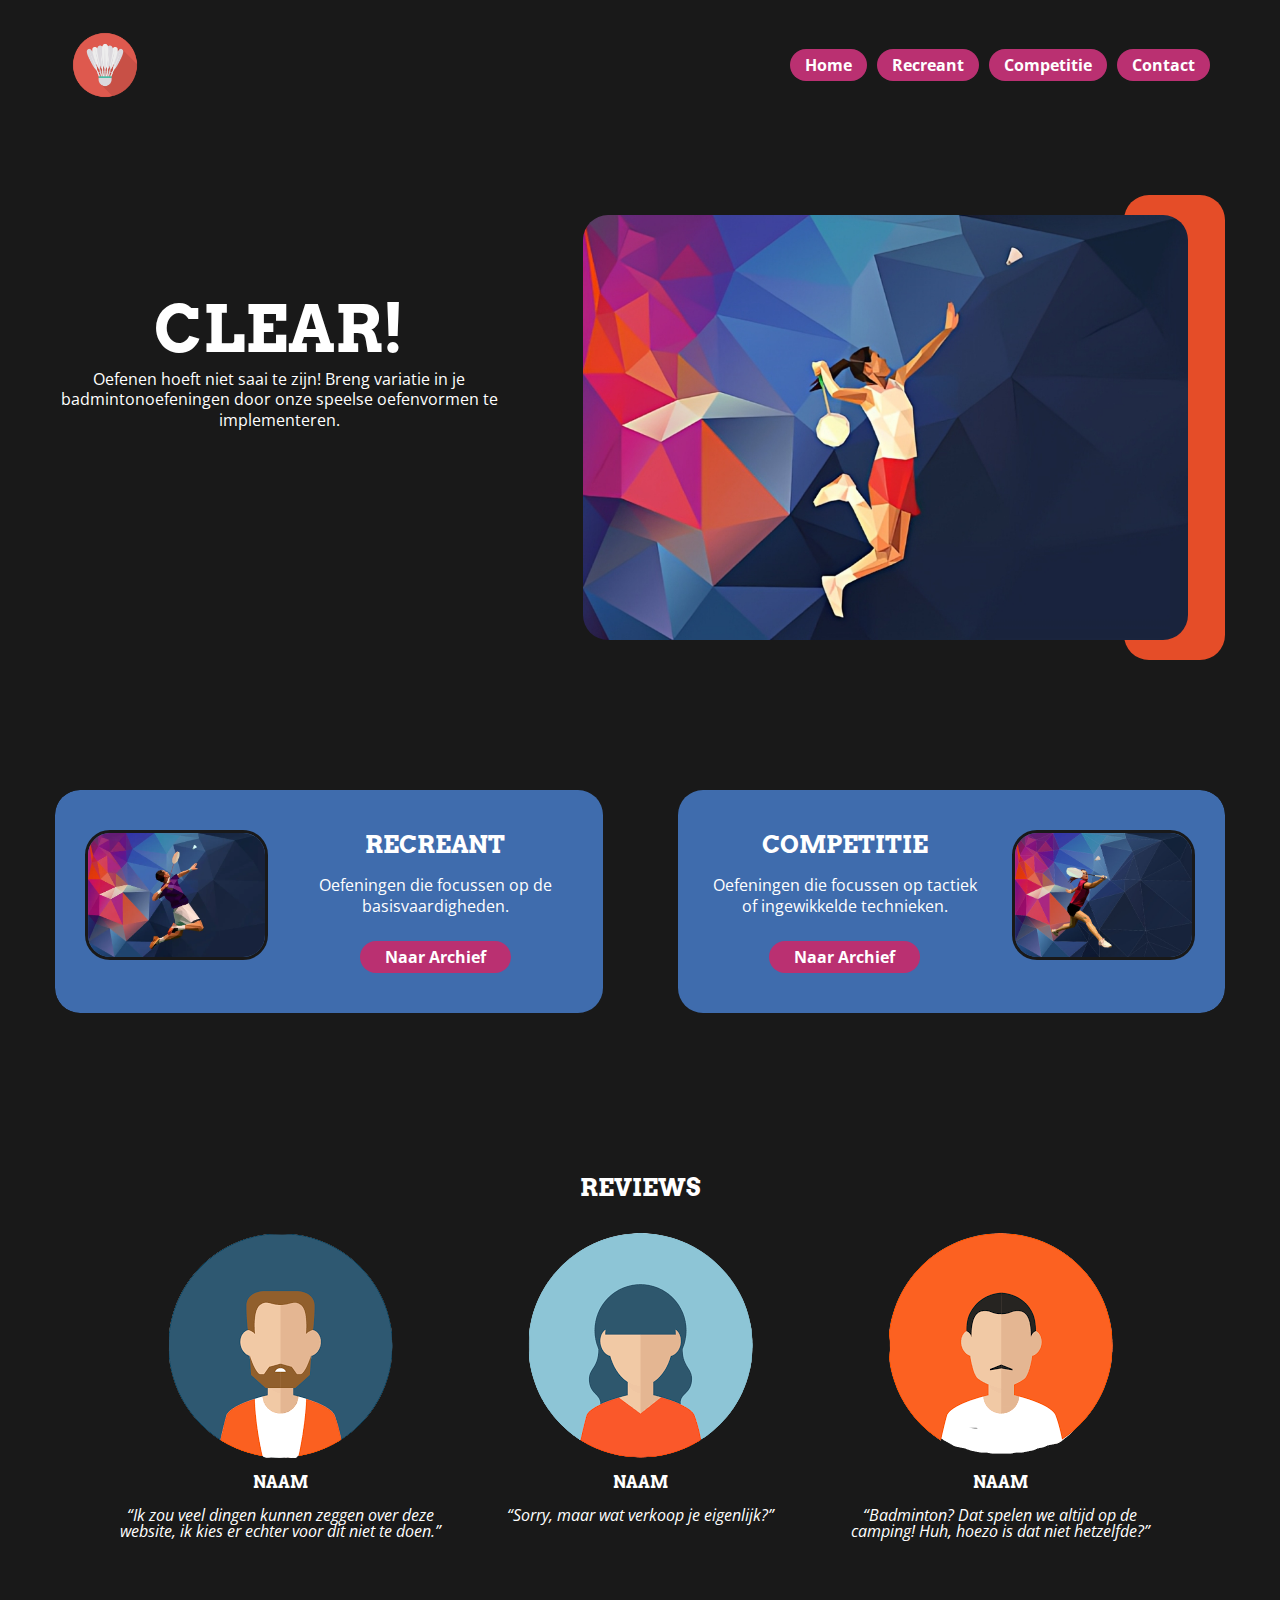
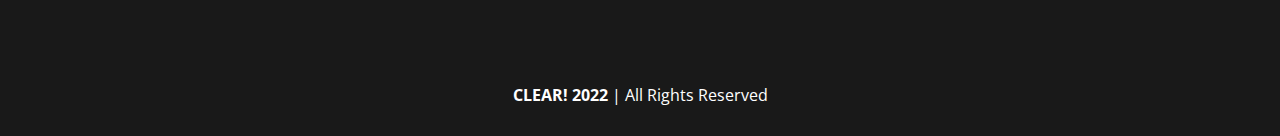
<file: index.html>
<!DOCTYPE html>
<html lang="en">
    <head>
        <meta charset="UTF-8">
        <meta name="viewport" content="width=device-width, initial-scale=1.0">

        <link rel="icon" type="img/png" sizes="32x32" href="img/Logo2.png">
        <link rel="preconnect" href="https://fonts.googleapis.com">
        <link rel="preconnect" href="https://fonts.gstatic.com" crossorigin>
        <link href="https://fonts.googleapis.com/css2?family=Arvo:wght@700&family=Open+Sans:wght@400;700&display=swap" rel="stylesheet">

        <link rel="stylesheet" type="text/css" href="reset.css">
        <link rel="stylesheet" type="text/css" href="style.css">

        <title>CLEAR! | Homepage</title>
    </head>

    <body>
        <header class="twelveHundred">
            <div class="header-image__holder imgHolder">
                <img src="img/Logo2.png" alt="CLEAR! Logo">
            </div>

            <nav class="header-navigation__holder">
                <ul>
                    <li><a href="index.html">Home</a></li>
                    <li><a href="recreant.html">Recreant</a></li>
                    <li><a href="#">Competitie</a></li>
                    <li><a href="contact.html">Contact</a></li>
                </ul>
            </nav>
        </header>

        <main>
            <section class="hero__section twelveHundred">
                <div class="hero-text__holder">
                    <h1>CLEAR!</h1>
                    <p>Oefenen hoeft niet saai te zijn! Breng variatie in je badmintonoefeningen door onze speelse oefenvormen te implementeren.</p>
                </div>
                <div class="hero-image__holder">
                    <img src="img/stock3_2.png" alt="">
                </div>
            </section>

            <section class="archive__section twelveHundred">
                <div class="archive-box__container">
                    <div class="archive-content__holder">
                        <div class="archive-image__holder imgHolder">
                            <img src="img/stock1.png" alt="">
                        </div>
                        <div class="archive-text__holder">
                            <h2>Recreant</h2>
                            <p>Oefeningen die focussen op de basisvaardigheden.</p>
                            <div class="button">
                                <a href="recreant.html">Naar Archief</a>
                            </div>
                        </div>
                    </div>

                    <div class="archive-content__holder archive-content__holder--reverse">
                        <div class="archive-image__holder imgHolder">
                            <img src="img/stock4.png" alt="">
                        </div>
                        <div class="archive-text__holder">
                            <h2>Competitie</h2>
                            <p>Oefeningen die focussen op tactiek of ingewikkelde technieken.</p>
                            <div class="button">
                                <a href="#">Naar Archief</a>
                            </div>
                        </div>
                    </div>
                </div>
            </section>

            <section class="review__section tenEighty"> 
                <h2>Reviews</h2> 
                <div class="review-content__container">
                    <div class="review-image__holder imgHolder">
                        <img src="img/Avatar3.png" alt="">
                    </div>
                    
                    <h3>Naam</h3>
                    <q>Ik zou veel dingen kunnen zeggen over deze website, ik kies er echter voor dit niet te doen.</q>
                </div>

                <div class="review-content__container">
                    <div class="review-image__holder imgHolder">
                        <img src="img/Avatar1.png" alt="">
                    </div>
                    <h3>Naam</h3>
                    <q>Sorry, maar wat verkoop je eigenlijk?</q>
                </div>

                <div class="review-content__container">
                    <div class="review-image__holder imgHolder">
                        <img src="img/Avatar2.png" alt="">
                    </div>
                    <h3>Naam</h3>
                    <q>Badminton? Dat spelen we altijd op de camping! Huh, hoezo is dat niet hetzelfde?</q>
                </div>
            </section>
        </main>

        <footer>
            <span class="footer__text"><strong>CLEAR! 2022</strong> | All Rights Reserved</span>
        </footer>
    </body>
</html>
</file>
<file: style.css>
/*Global Styling*/
.fourteenForty {
    position: relative;
    width: 100%;
    max-width: 1440px;
    margin: 0 auto;
}

.twelveHundred {
    position: relative;
    width: 100%;
    max-width: 1200px;
    margin: 0 auto;
}

.tenEighty {
    position: relative;
    width: 100%;
    max-width: 1080px;
    margin: 0 auto;
}

.nineSixty {
    position: relative;
    width: 100%;
    max-width: 960px;
    margin: 0 auto;
}

.imgHolder img {
    max-width: 100%;
    height: auto;
    display: block;
  }

body {
    background-color: var(--bg-primary);
    color: var(--text-primary);
}




  /*Font Styling*/
h1 {
    font-family: var(--font-heading);
    font-weight: 700;
    font-size: 2rem;
    text-transform: uppercase;
}

h2 {
    font-family: var(--font-heading);
    font-weight: 700;
    font-size: 1.2rem;
    text-transform: uppercase;  
    text-align: center; 
}

h3 {
    font-family: var(--font-heading);
    font-weight: 700;
    font-size: 0.8rem;
    text-transform: uppercase;
}

.exercise-info__heading {
    display: block;
    font-weight: 700;
}

.contact-info__heading {
    display: block;
    font-size: 1rem;
    font-weight: 700;
}

.contact-info__text {
    font-size: 0.8rem;
}




 /*Header Styling*/
header {
    padding: 30px;
}

.header-image__holder {
    max-width: 70px;
    margin: 20px auto;
}
 
.header-navigation__holder > ul { 
    display: flex;
    justify-content: center;
    flex-wrap: wrap;
    column-gap: 10px;
    row-gap: 15px
}

.header-navigation__holder a {
    display: inline-block;
    padding: 5px 15px;
    border-radius: 25px;
    background-color: var(--button-primary);
    font-weight: 700;
}

.header-navigation__holder a:hover {
    background-color: var(--button-hover);
    transition: 0.15s ease-in;
}


/*Homepage Styling*/
/*Hero Section*/
.hero__section {
text-align: center;
margin-top: 50px;
padding-left: 30px;
}

.hero-text__holder {
    padding: 30px;
}

.hero-image__holder img {
    display: block;
    max-width: 100%;
    margin-left: auto;
    margin-right: 0;
    width: calc(100vw - 50px);
    border-top-left-radius: 25px;
    border-bottom-left-radius: 25px;
}


/*Archive Section*/
.archive__section { 
    margin-top: 100px;
    padding: 15px;
}

.archive-box__container {
    overflow: hidden;
    border-radius: 25px;    
}

.archive-content__holder {
    background-color: var(--container-primary);
    padding: 40px 30px;
    display: flex;
    flex-direction: column;
    row-gap: 15px;
}

.archive-image__holder img { 
    border-radius: 25px;
    border: 3px solid var(--bg-primary);
    max-width: 250px;
    width: 100%;
    margin: 0 auto;
}

.archive-text__holder { 
    text-align: center;
    display: flex;
    flex-direction: column;
    justify-content: center;
    row-gap: 15px;
}

.button a {
    display: inline-block;
    padding: 5px 25px;
    border-radius: 25px;
    background-color: var(--button-primary);
    font-weight: 700;
}

.button a:hover {
    background-color: var(--button-hover);
    transition: 0.15s ease-in;
}


/*Review Section*/
.review__section {
    margin-top: 100px;
    padding: 15px;
}

.recreant-heading__holder {
    margin: 0 auto;
    text-align: center;
}

.review__section > h2 {
    padding: 30px 0px
}

.review-content__container {
    text-align: center;
    margin: 0px auto 100px auto;
    max-width: 350px;
    display: flex;
    flex-direction: column;
    row-gap: 15px;
}

.review-image__holder img {
    margin: 0 auto;
}




/*Recreant Page Styling*/
/*Exercise Section*/
.recreant-exercises__section {
    padding: 15px;
    margin-top: 50px;
    display: flex;
    flex-direction: column;
    row-gap: 100px;
}

.exercise-box__holder { 
    display: grid;
    grid-template-columns: repeat(3, 1fr);
    grid-template-rows: repeat(4, auto) 50px;
    grid-template-areas: 
    "title title title"
    "info info info"
    "text text text"
    ". img ."
    "cat cat cat";
    max-width: 500px;
    margin: 0 auto;
}

.exercise-box__holder > h2 {
    grid-area: title;
    padding-bottom: 15px;
}

.exercise-text__holder {
    grid-area: text;
    padding: 15px 0px;
}

.exercise-info__holder { 
    grid-area: info;
    padding: 30px;
    height: fit-content;
    border-radius: 25px;
    background-color: var(--container-secondary); 
    display: flex;
    flex-direction: column;
    row-gap: 15px;
}

.exercise-image__holder {
    grid-area: img;
    display: flex;
    align-items: flex-end;
}

.exercise-image__holder img { 
    border-top-left-radius: 25px;
    border-top-right-radius: 25px;
}

.exercise-category__holder {
    grid-area: cat;
    background-color: var(--container-primary);
    border-radius: 25px;
    display: flex;
    align-items: center;
    padding-left: 30px;
}


/*Contact Page Styling*/
/*Form Div*/
.contact-info__section {
    padding: 15px;
    margin: 50px auto;
}

.contact-info__holder {
    max-width: 500px;
    margin: 0 auto;
    display: flex;
    flex-direction: column;
    row-gap: 50px;
}

.contact-category__holder {
    border-radius: 20px;
    border: 3px solid var(--container-secondary);
    margin-top: 30px;
}

.contact-category__holder > label {
    display: block;
    padding: 15px;
    border-radius: 15px;
    background-color: var(--container-secondary);
    font-weight: 700;
}

.contact-category__holder--inputs { 
    padding: 15px;
    display: flex;
    column-gap: 8%;
}

/*Radio button Styling*/
.contact-category__holder--inputs input[type="radio"] {
    appearance: none;
    -webkit-appearance: none;
    height: 1rem;
    width: 1rem;
    border-radius: 50%;
    border: 3px solid var(--bg-primary);
    box-shadow: 0 0 0 2px var(--container-secondary);
} 

.contact-category__holder--inputs input[type="radio"]:checked {
    background-color: var(--container-secondary);
}

.contact-user-info__holder {
    display: grid;
    grid-gap: 10px;
    grid-template-columns: 1fr;
    justify-content: center;
    margin-top: 50px;
}

.contact-user-info__holder > input, textarea {
    padding: 10px;
    border-radius: 15px;
}

.contact-user-info__holder > input:hover, textarea:hover, input:focus-visible, textarea:focus-visible {
    border: 2px solid var(--container-secondary);
} 

.contact-form__holder button {
    display: block;
    margin-left: auto;
    padding: 10px 25px;
    margin-top: 20px;
    border-radius: 25px;
    background-color: var(--button-primary);
    font-weight: 700; 
}

.contact-form__holder button:hover {
    background-color: var(--button-hover);
    transition: 0.15s ease-in;
}


/*Site Info Div*/
.site-info__holder {
    border-radius: 25px;
    overflow: hidden;
    background: var(--container-primary);
}

.site-info__holder--content {
    padding: 30px;
    display: flex;
    flex-direction: column;
    justify-content: center;
    row-gap: 15px;
}

.contact-info__holder--phone, .contact-info__holder--email {
    position: relative;
    padding: 15px 30px;
    max-width: 300px;
    width: 100%;
    border-radius: 25px;
    background-color: var(--text-primary);
    color: var(--bg-primary);
    border: 2px solid var(--bg-primary);
    align-self: center;
}

.contact-info__holder--phone::after {
    content: "\f095";
    position: absolute;
    right: 30px;
    top: calc(50% - 19px);
    font-family: FontAwesome;
    color: var(--text-primary);
    padding: 10px;
    border-radius: 45px;
    background-color: var(--container-secondary);
}

.contact-info__holder--email::after {
    content: "\f0e0";
    position: absolute;
    right: 30px;
    top: calc(50% - 19px);
    font-family: FontAwesome;
    color: var(--text-primary);
    padding: 10px;
    border-radius: 45px;
    background-color: var(--container-secondary);
}

.site-info__holder--content > hr {
    width: 100%;
    height: 3px;
    border: 0px;
    background-image: linear-gradient(to right, rgba(0,0,0,0), rgba(229,77,40,1), rgba(186,48,113,1), rgba(0,0,0,0));
}

.site-socials__holder {
    display: flex;
    justify-content: center;
    column-gap: 30px;
    font-size: 1.5rem;
}

.site-socials__holder i {
    border-radius: 45px;
    color: var(--button-primary);
    background-color: var(--text-primary);
    border: solid 8px var(--text-primary);
}

.site-socials__holder i:hover {
    color: var(--container-secondary);
    transition: 0.15s ease-in;
}




/*Footer Styling*/
.footer__text {
    display: block;
    text-align: center;
    padding: 30px;
}




/*Media Queries*/
@media screen and (min-width: 768px) {
    /*Fonts Styling*/
    h2 {
        font-size: 1.5rem;
    }

    h3 {
        font-size: 1rem;
    }


    /*Header Styling*/
    header {
        display: flex;
        justify-content: space-between;
        align-items: center;
    }

    .header-image__holder {
        margin: unset;
    }

    .header-navigation__holder > ul {
        justify-content: space-between;
    }
    

    
    /*Homepage Styling*/
    /*Hero Section*/
    .hero__section {
        display: flex;
        column-gap: 30px;
    }

    .hero__section h1 {
        font-size: 4rem;
    }

    .hero-text__holder {
        padding: unset;
        padding-top: 5%;
    }


    /*Archive Section*/
    .archive-content__holder {
        flex-direction: row;
        column-gap: 30px;
        justify-content: space-between;
    }

    .archive-content__holder--reverse {
        flex-direction: row-reverse;
    }

    .archive-image__holder {
        flex: 0 1 40%;
    }

    .archive-image__holder img {
        max-width: 100%;
    }

    .archive-text__holder {
        flex: 0 1 60%;
    }


    /*Review Section*/
    .review__section {
        display: grid;
        grid-template: repeat(2, auto) / repeat(3, 1fr);
        grid-column-gap: 30px;

    }

    .review__section h2 {
        grid-column: 1 / -1;
    }


    /*Recreant Page Styling*/
    /*Exercise Section*/
    .exercise-box__holder { 
        max-width: unset;
        grid-template-columns: minmax(auto, 200px) repeat(2, 1fr);
        grid-template-rows: repeat(5, auto) 50px;
        grid-column-gap: 30px;
        grid-template-areas: 
        ". title title"
        ". info info"
        "img info info"
        "img text text"
        "img text text"
        "cat cat cat";
    }

    .exercise-category__holder {
        border-top-left-radius: unset;
    }


    /*Contact Page Styling*/
    /*Form Div*/
    .contact-info__holder {
        column-gap: 50px;
        flex-direction: row;
        max-width: unset;
    }

    .contact-form__holder {
        flex: 0 1 50%;
    }


    /*Site Info Div*/
    .site-info__holder {
        flex: 0 1 50%;
        align-self: center;
    }
    
}




@media screen and (min-width: 1024px) {
    /*Fonts Styling*/
    h1 {
        font-size: 2.5rem;
    }


    /*Homepage Styling*/
    /*Hero Section*/
    .hero__section {
        padding: 15px;
        column-gap: 50px;
    }

    .hero-text__holder {
        flex: 0 1 40%;
        padding-top: 8%;
    }

    .hero-image__holder {
        position: relative;
        flex: 0 1 60%;
    } 

    .hero-image__holder::after {
        content: "";
        position: absolute;
        z-index: -1;
        background-color: var(--container-secondary);
        width: 15%;
        height: 100%;
        right: 0;
        top: 0;
        border-radius: 25px;
    }

    .hero-image__holder img {
        width: unset;
        max-width: 90%;
        margin: 20px 30px;
        border-radius: 25px;
    } 


    /*Archive Section*/
    .archive-box__container {
        display: flex;
        justify-content: space-between;
        column-gap: 75px; 
    }

    .archive-content__holder {
        flex: 0 1 50%;
        border-radius: 25px;
    }


    /*Recreant Page Styling*/
    /*Exercise Section*/
    .exercise-box__holder {
        grid-template-columns: repeat(5, 1fr);
        grid-template-rows: repeat(2, auto) 75px 50px;
        grid-template-areas: 
        ". title title info info"
        "img text text info info"
        "img text text . ."
        "cat cat cat cat cat";
    }

    .exercise-box__holder > h2 {
        text-align: left;
    }


    /*Contact Page Styling*/
    /*Form Styling*/
    .contact-info__holder {
        column-gap: 100px;
    }

    .contact-user-info__holder {
        grid-template-columns: repeat(2, 1fr);
        grid-template-rows: repeat(3, auto);
    }

    .contact-user-info__holder > input[type="email"] {
        grid-column: 1 / 3;
        grid-row-start: 2;
    }

    .contact-user-info__holder > textarea {
        grid-column: 1 / 3;
        grid-row-start: 3;
    }
}
</file>
